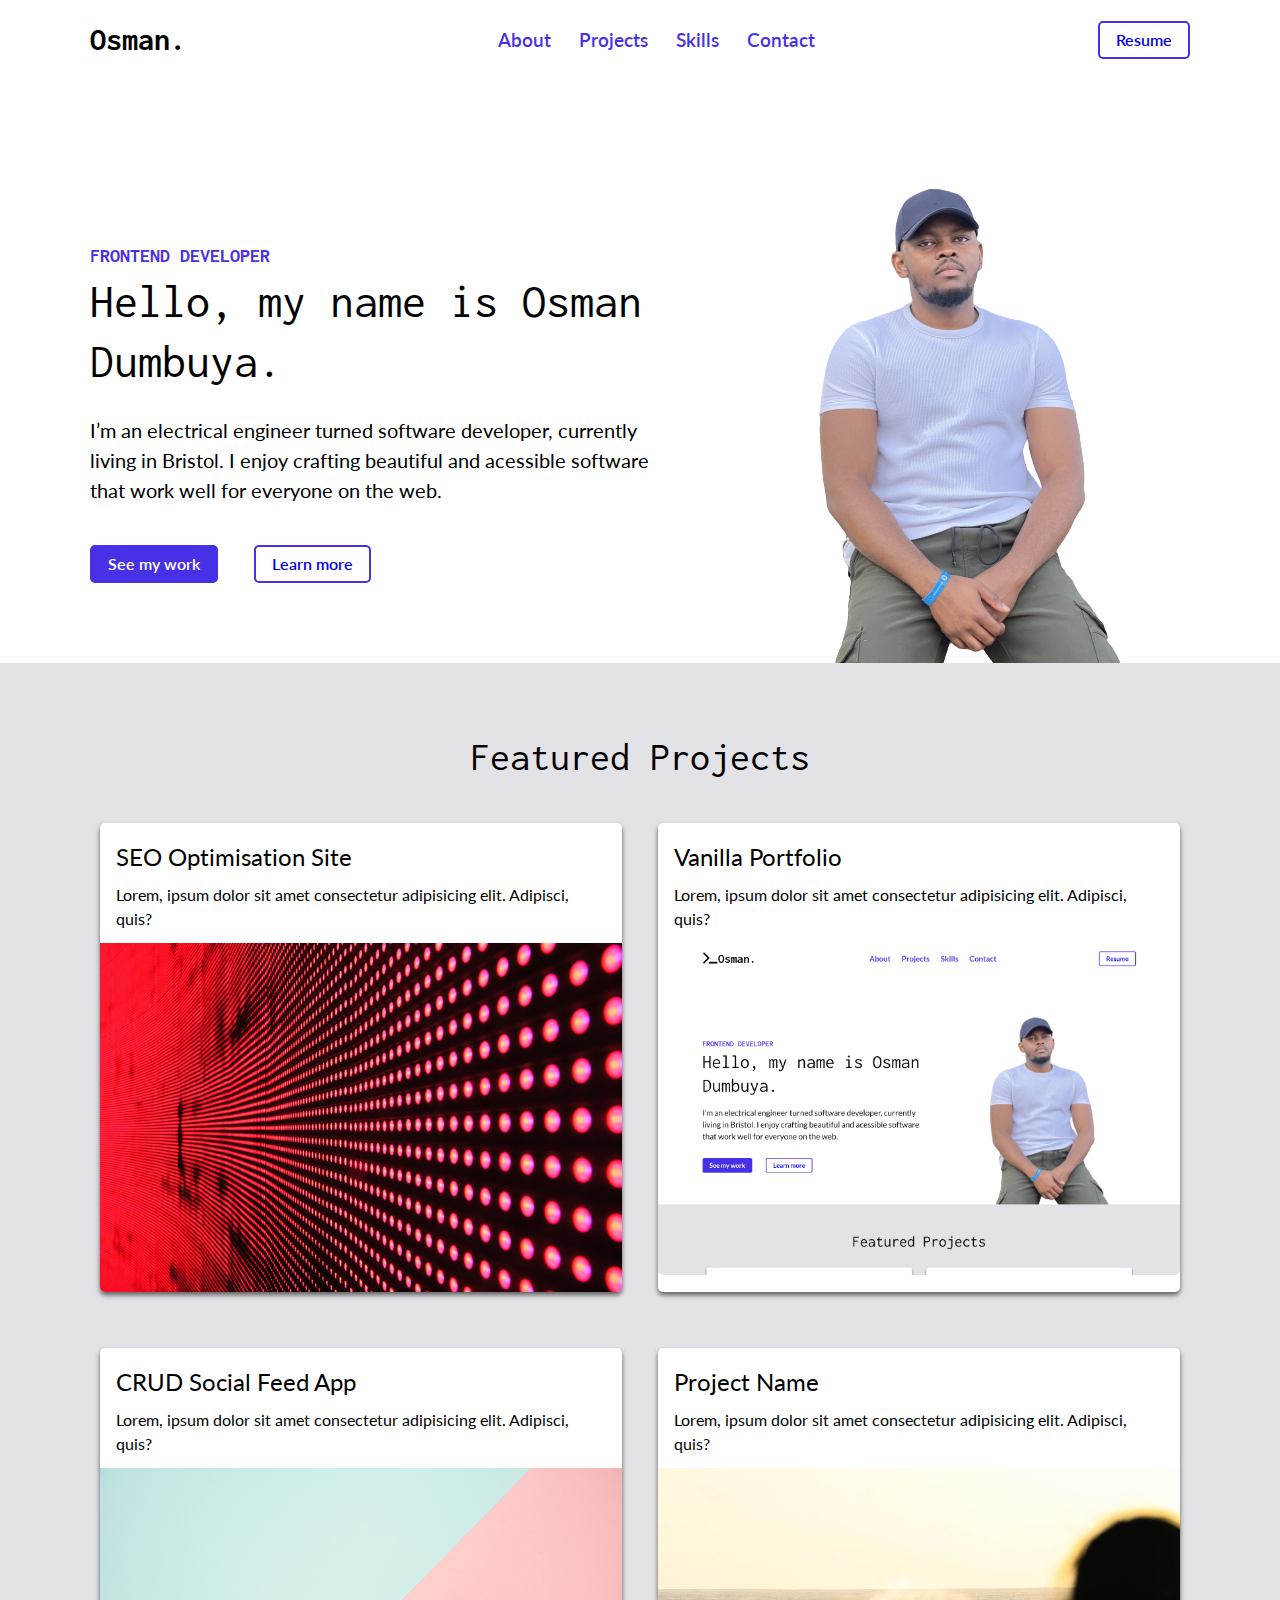
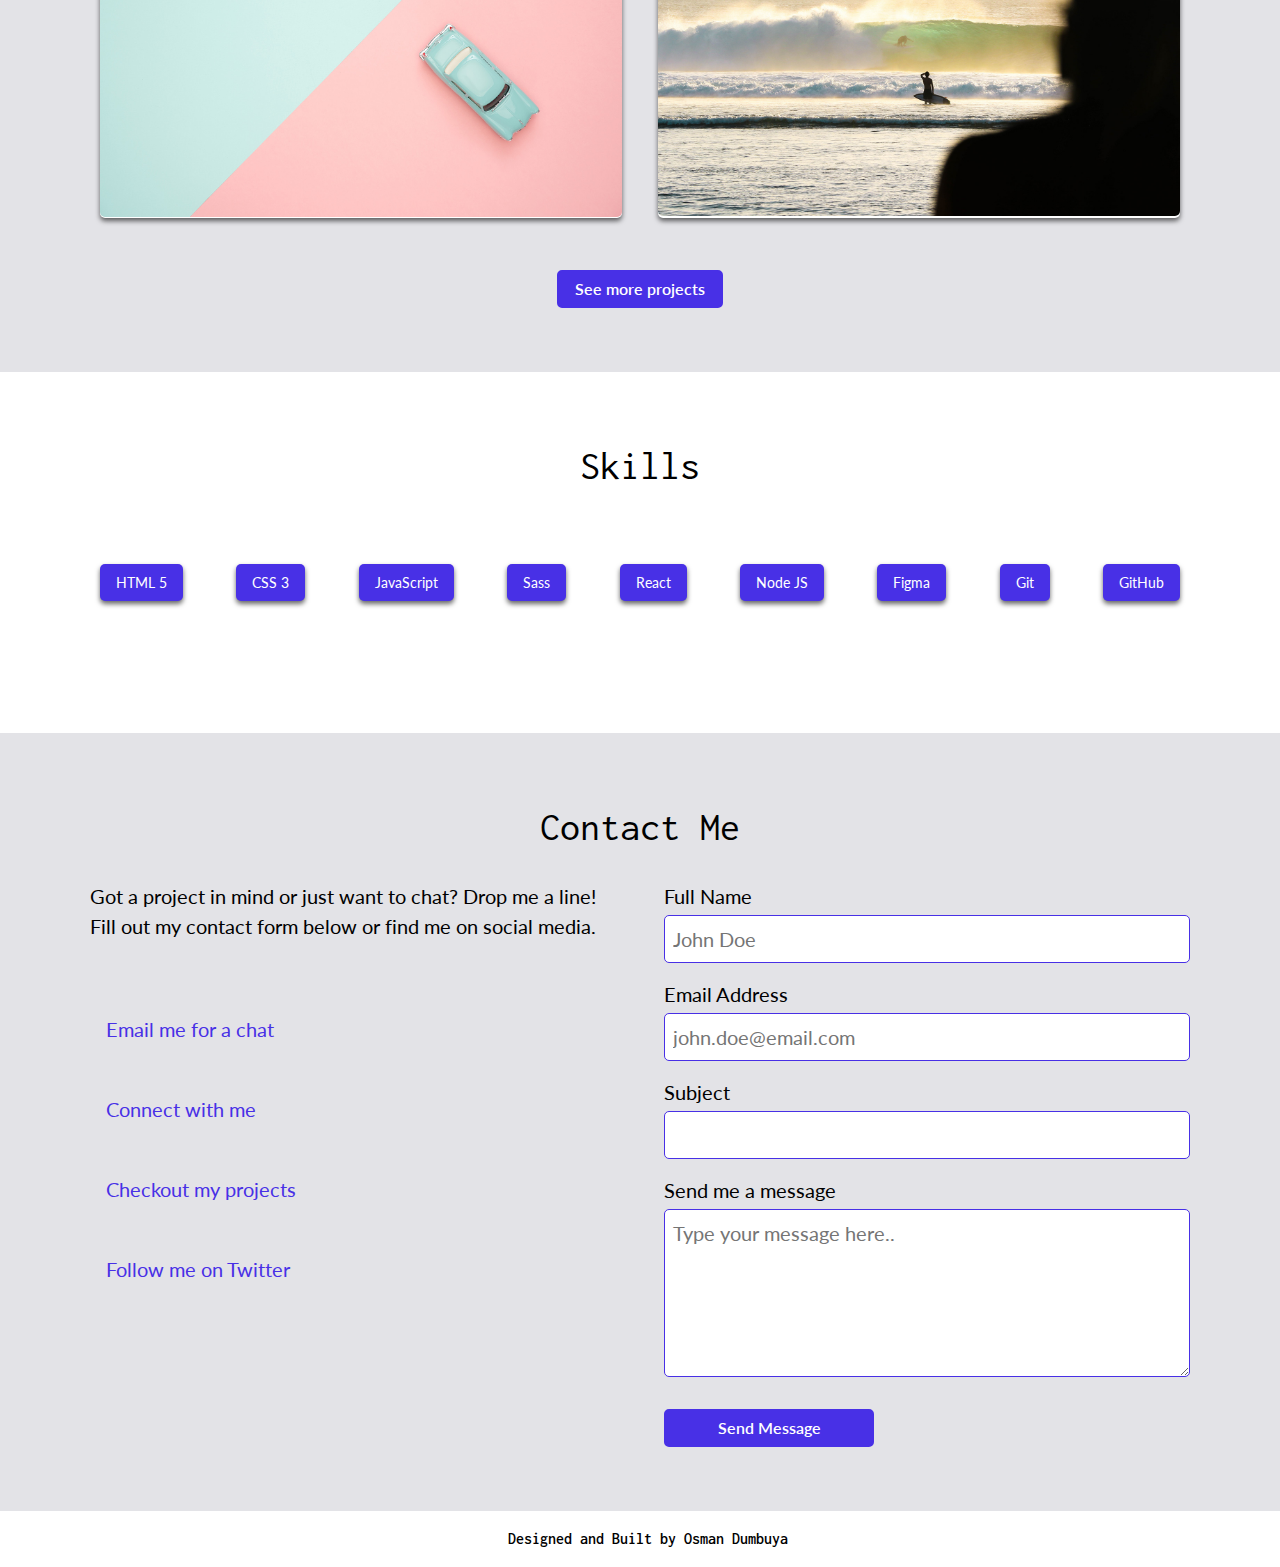
<file: index.html>
<!DOCTYPE html>
<html lang="en">
  <head>
    <meta charset="UTF-8" />
    <meta http-equiv="X-UA-Compatible" content="IE=edge" />
    <meta name="viewport" content="width=device-width, initial-scale=1.0" />
    <link rel="stylesheet" href="./assets/css/reset.css" />
    <link rel="stylesheet" href="./assets/css/style.css" />
    <!-- Font Awesome CDN for icons -->
    <link
      rel="stylesheet"
      href="https://cdnjs.cloudflare.com/ajax/libs/font-awesome/6.2.1/css/all.min.css"
      integrity="sha512-MV7K8+y+gLIBoVD59lQIYicR65iaqukzvf/nwasF0nqhPay5w/9lJmVM2hMDcnK1OnMGCdVK+iQrJ7lzPJQd1w=="
      crossorigin="anonymous"
      referrerpolicy="no-referrer"
    />
    <title>Osman Dumbuya</title>
  </head>
  <body>
    <!-- main logo / nav -->
    <header>
      <div class="container">
        <p class="logo">
          <i class="fa-solid fa-terminal" alt="Terminal icon"></i>Osman.
        </p>
        <nav class="navbar">
          <ul class="nav-items">
            <li><a href="#about">About</a></li>
            <li><a href="#projects">Projects</a></li>
            <li><a href="#skills">Skills</a></li>
            <li><a href="#contact">Contact</a></li>
          </ul>
        </nav>
        <a class="resume btn secondary-btn" href="#">Resume</a>
      </div>
    </header>

    <main>
      <!-- hero banner -->
      <section id="about" class="hero-banner">
        <div class="container">
          <div class="about-me">
            <p class="role">FRONTEND DEVELOPER</p>
            <h1>Hello, my name is Osman <span>Dumbuya</span>.</h1>
            <p class="description">
              I’m an electrical engineer turned software developer, currently
              living in Bristol. I enjoy crafting beautiful and acessible
              software that work well for everyone on the web.
            </p>
            <div class="cta-btns">
              <a class="my-work btn primary-btn" href="#projects"
                >See my work</a
              >
              <a class="learn-more btn secondary-btn" href="#">Learn more</a>
            </div>
          </div>
          <img
            src="./images/osman-cropped-no-bg.png"
            alt="An image of the author."
          />
        </div>
      </section>

      <!-- Projects -->
      <section class="project-section" id="projects">
        <h2>Featured Projects</h2>
        <div class="container">
          <div class="project-cards">
            <div class="card">
              <div class="project-info">
                <h3>SEO Optimisation Site</h3>
                <p>
                  Lorem, ipsum dolor sit amet consectetur adipisicing elit.
                  Adipisci, quis?
                </p>
              </div>
              <a
                href="https://osmantolo.github.io/seo-optimization/"
                target="_blank"
                ><img
                  src="./images/02-portfolio-1.jpg"
                  alt="Placeholder image for the SEO website"
              /></a>
            </div>

            <div class="card">
              <div class="project-info">
                <h3>Vanilla Portfolio</h3>
                <p>
                  Lorem, ipsum dolor sit amet consectetur adipisicing elit.
                  Adipisci, quis?
                </p>
              </div>
              <a
                href="https://osmantolo.github.io/OsmanPortfolio/"
                target="_blank"
                ><img
                  src="./images/portfolio-project.png"
                  alt="Screenshot of the portfolio website"
              /></a>
            </div>

            <div class="card">
              <div class="project-info">
                <h3>CRUD Social Feed App</h3>
                <p>
                  Lorem, ipsum dolor sit amet consectetur adipisicing elit.
                  Adipisci, quis?
                </p>
              </div>
              <a
                href="https://osmantolo.github.io/CRUD-social-feed-app/"
                target="_blank"
                ><img
                  src="./images/02-portfolio-3.jpg"
                  alt="Placeholder image of the CRUD app project site"
              /></a>
            </div>

            <div class="card">
              <div class="project-info">
                <h3>Project Name</h3>
                <p>
                  Lorem, ipsum dolor sit amet consectetur adipisicing elit.
                  Adipisci, quis?
                </p>
              </div>
              <a
                href="https://osmantolo.github.io/seo-optimization/"
                target="_blank"
                ><img
                  src="./images/02-portfolio-4.jpg"
                  alt="Placeholder image of a placeholder project"
              /></a>
            </div>
          </div>
        </div>
        <a
          class="see-more btn primary-btn"
          href="https://github.com/OsmanTolo?tab=repositories"
          target="_blank"
          >See more projects</a
        >
      </section>

      <!-- Skills -->
      <section class="skills-section" id="skills">
        <div class="container">
          <h2>Skills</h2>
          <div class="skills-icons">
            <div class="skill-icon card">
              <i class="fa-brands fa-html5" alt="HTML 5 Icon"></i>
              <p>HTML 5</p>
            </div>
            <div class="skill-icon card">
              <i class="fa-brands fa-css3-alt" alt="CSS3 Icon"></i>
              <p>CSS 3</p>
            </div>
            <div class="skill-icon card">
              <i class="fa-brands fa-square-js" alt="JavaScript Icon"></i>
              <p>JavaScript</p>
            </div>
            <div class="skill-icon card">
              <i class="fa-brands fa-sass" alt="Sass Icon"></i>
              <p>Sass</p>
            </div>
            <div class="skill-icon card">
              <i class="fa-brands fa-react" alt="React Icon"></i>
              <p>React</p>
            </div>
            <div class="skill-icon card">
              <i class="fa-brands fa-node" alt="NodeJS Icon"></i>
              <p>Node JS</p>
            </div>
            <div class="skill-icon card">
              <i class="fa-brands fa-figma" alt="Figma Icon"></i>
              <p>Figma</p>
            </div>
            <div class="skill-icon card">
              <i class="fa-brands fa-git-alt" alt="Git Icon"></i>
              <p>Git</p>
            </div>
            <div class="skill-icon card">
              <i class="fa-brands fa-github" alt="GitHub Icon"></i>
              <p>GitHub</p>
            </div>
          </div>
        </div>
      </section>

      <!-- contact -->
      <section class="contact-section" id="contact">
        <h2>Contact Me</h2>
        <div class="container contact">
          <div class="socials">
            <p>
              Got a project in mind or just want to chat? Drop me a line! Fill
              out my contact form below or find me on social media.
            </p>
            <a href="mailto:dumbuyaosman@icloud.com" target="_blank">
              <i class="fa-solid fa-envelope" alt="Email envelope icon"></i
              ><span>Email me for a chat</span>
            </a>
            <a
              href="https://www.linkedin.com/in/osman-dumbuya-148581108/"
              target="_blank"
              ><i class="fa-brands fa-linkedin" alt="LinkedIn icon"></i>
              <span>Connect with me</span></a
            >
            <a href="https://github.com/OsmanTolo" target="_blank"
              ><i class="fa-brands fa-github" alt="GitHUB icon"></i
              ><span>Checkout my projects</span>
            </a>
            <a href="https://twitter.com/OsmanTolo_" target="_blank"
              ><i class="fa-brands fa-twitter" alt="Twitter icon"></i
              ><span>Follow me on Twitter</span></a
            >
          </div>
          <form action="">
            <label for="full-name">Full Name</label>
            <input
              type="text"
              name="full-name"
              id="full-name"
              placeholder="John Doe"
            />
            <label for="email">Email Address</label>
            <input
              type="email"
              name="email"
              id="email"
              placeholder="john.doe@email.com"
            />
            <label for="subject">Subject </label>
            <input type="text" name="subject" id="subject" />
            <label for="message">Send me a message</label>
            <textarea
              name="message"
              id="message"
              cols="30"
              rows="5"
              placeholder="Type your message here.."
            ></textarea>
            <button type="submit" class="btn primary-btn">Send Message</button>
          </form>
        </div>
      </section>

      <footer>
        <div class="container">
          <p>
            <i class="fa-solid fa-terminal" alt="Terminal icon"></i>Designed and
            Built by Osman Dumbuya
          </p>
        </div>
      </footer>
    </main>
  </body>
</html>
</file>
<file: assets/css/style.css>
/* Google Font Import */
@import url("https://fonts.googleapis.com/css2?family=Inconsolata:wght@400;500;700&family=Lato:wght@400;700&display=swap");

/* CSS variables to avoid DRY */
:root {
  --light-clr: #fff;
  --grey-clr: #d4d4d4;
  --light-grey-clr: #e3e3e7;
  --dark-clr: #000026;
  --accent-clr: #4830e6;

  --greyscale-dark-clr: #4c4c65;
  --greyscale-light-clr: #e2e3e7;

  --header-font-family: "Inconsolata", monospace;
  --para-font-family: "Lato", sans-serif;
}

/* Utility classes for common elements */
body {
  font-family: var(--para-font-family);
  font-size: 16px;
  line-height: 1.5;
  background: var(--light-clr);
  min-height: 100vh;
  text-rendering: optimizeSpeed;
}

.container {
  max-width: 1100px;
  margin: 0 auto;
}

.btn {
  padding: 5px 1rem;
  text-align: center;
  text-decoration: none;
  display: inline-block;
  font-size: 1rem;
  font-weight: 600;
  border-radius: 5px;
}

.primary-btn {
  background: var(--accent-clr);
  border: 2px solid var(--accent-clr);
  color: var(--light-clr);
}

.primary-btn:hover {
  background: var(--light-clr);
  color: var(--accent-clr);
}

.secondary-btn {
  border: 2px solid var(--accent-clr);
}

.secondary-btn:hover {
  background: var(--accent-clr);
  color: var(--light-clr);
}

.card {
  background: var(--light-clr);
  border-radius: 5px;
  margin: 20px 10px;
  box-shadow: 0 3px 5px rgba(0, 0, 0, 0.6);
  padding-top: 1rem;
  transition: 0.3s;
}

/* Header styling - naviagation var */
header .container {
  height: 80px;
  display: flex;
  justify-content: space-between;
  align-items: center;
}

header .logo {
  font-size: 2rem;
  font-weight: bold;
  font-family: var(--header-font-family);
}

.navbar .nav-items {
  display: flex;
  justify-content: space-between;
  align-items: center;
  color: var(--accent-clr);
  height: 100%;
}

.navbar a {
  color: var(--accent-clr);
  text-decoration: none;
  font-size: 1.2rem;
  font-weight: 600;
}

/* Hover effect for nav links */
.navbar a:hover {
  color: var(--dark-clr);
  text-decoration: underline;
}

.navbar ul li {
  margin-left: 1.75rem;
  text-decoration: none;
  list-style: none;
}

/* Hero section  */
.hero-banner .container {
  display: flex;
  align-items: center;
  justify-content: space-between;
  gap: 2rem;
  margin-top: 5rem;
}

.hero-banner h1 {
  font-size: 3rem;
  font-family: var(--header-font-family);
  line-height: 1.25;
}

.hero-banner .description {
  margin-top: 1.5rem;
  font-size: 1.25rem;
}

.hero-banner .role {
  font-weight: bold;
  font-size: 1.25rem;
  font-family: "Inconsolata", monospace;
  color: var(--accent-clr);
}

.hero-banner .cta-btns {
  margin-top: 2.5rem;
}

.hero-banner .cta-btns .my-work {
  margin-right: 2rem;
}

/* Project section */
.project-section,
.skills-section,
.contact-section {
  padding: 4rem 0;
}

.project-section {
  background: var(--light-grey-clr);
  display: flex;
  flex-direction: column;
  justify-content: center;
  align-items: center;
}

.project-section .project-cards {
  display: grid;
  grid-template-columns: repeat(auto-fill, minmax(500px, 1fr));
  grid-template-rows: repeat(2, 1fr);
  gap: 1rem;
}

/* Scale transform hover effect on project cards*/
.project-cards .card:hover {
  transform: scale(1.05);
  transition: 0.5s;
  background: var(--accent-clr);
  color: var(--light-clr);
}

/* Set border radius on images to match card */
.project-section img {
  border-bottom-left-radius: 5px;
  border-bottom-right-radius: 5px;
  margin-top: 0.75rem;
}

.project-section h2,
.skills-section h2,
.contact-section h2 {
  font-size: 2.5rem;
  font-family: var(--header-font-family);
  margin-bottom: 1rem;
  text-align: center;
}

.project-section .card .project-info {
  padding: 0 1rem;
}

.project-section .card .project-info h3 {
  font-size: 1.5rem;
  margin-bottom: 0.5rem;
}

.project-section a {
  margin-top: 2rem;
}

/* Skills section */
.skills-section {
  background: var(--light-clr);
}

.skills-section .skills-icons {
  font-size: 4rem;
  margin-top: 3rem;
  margin-bottom: 3rem;
  display: flex;
  justify-content: space-between;
}

.skills-section .card {
  display: flex;
  flex-direction: column;
  justify-content: center;
  align-items: center;
  padding: 0.5rem 1rem;
  background: var(--accent-clr);
  color: var(--light-clr);
}

.skills-section .card p {
  font-size: 14px;
}

.contact-section {
  background: var(--light-grey-clr);
  font-size: 1.25rem;
}

/* Contact section utlising 2 column grid */
.contact {
  display: grid;
  grid-template-columns: repeat(2, 1fr);
  gap: 3rem;
  margin-top: 1.5rem;
}

.contact .socials {
  display: flex;
  flex-direction: column;
  justify-content: flex-start;
  gap: 2rem;
}

.contact .socials p {
  margin-bottom: 1.75rem;
}

.contact .socials a {
  text-decoration: none;
}

.contact .socials i {
  margin-right: 1rem;
  color: var(--greyscale-dark-clr);
  font-size: 2rem;
}

.contact .socials span {
  font-size: 1.25rem;
  color: var(--accent-clr);
}

.contact label,
.contact input,
.contact textarea,
.contact button {
  display: block;
}

.contact input,
.contact textarea {
  min-width: 100%;
  margin-bottom: 1rem;
  border-radius: 5px;
  border: 1px solid var(--accent-clr);
  padding: 0.5rem;
}

.contact label {
  margin-bottom: 0.25rem;
}

.contact button {
  margin-top: 2rem;
  cursor: pointer;
  min-width: 40%;
}

/* Footer */
footer .container {
  font-family: var(--header-font-family);
  padding: 1rem 0;
  font-size: 1rem;
  font-weight: 600;
  text-align: center;
}

footer .container i {
  margin-right: 1rem;
}

/* Media query for tablet device - responsive */
@media only screen and (min-width: 728px) and (max-width: 1024px) {
  .container {
    max-width: 700px;
    margin: 0 auto;
  }

  header .logo {
    font-size: 1.75rem;
  }

  .navbar a {
    font-size: 1rem;
    font-weight: 600;
  }

  header .btn {
    display: none;
  }

  .hero-banner .container {
    gap: 1rem;
    margin-top: 2rem;
  }

  .hero-banner h1 {
    font-size: 2rem;
    line-height: 1.25;
  }

  .hero-banner .role {
    font-size: 1rem;
  }

  .hero-banner .description {
    margin-top: 1.5rem;
    font-size: 1rem;
  }

  .hero-banner .cta-btns {
    margin-bottom: 1.25rem;
  }

  .hero-banner img {
    min-width: 40%;
  }

  .project-section,
  .skills-section,
  .contact-section {
    padding: 3rem 0;
  }

  .project-section .project-cards {
    display: grid;
    grid-template-columns: repeat(auto-fill, minmax(300px, 1fr));
    gap: 0.75rem;
  }

  .project-section h2,
  .skills-section h2,
  .contact-section h2 {
    font-size: 2rem;
    margin-bottom: 0.5rem;
  }

  .project-section .card .project-info {
    padding: 0 1rem;
  }

  .project-section .card .project-info h3 {
    font-size: 1.25rem;
  }

  .project-section a {
    margin-top: 1rem;
  }

  .skills-section .skills-icons {
    font-size: 2rem;
    margin-top: 3rem;
    margin-bottom: 3rem;
    display: grid;
    grid-template-columns: repeat(3, 1fr);
    padding: 0 5rem;
    column-gap: 5rem;
    row-gap: 1rem;
  }

  .skills-section .card p {
    margin-top: 0.5rem;
    font-size: 14px;
  }

  .contact-section {
    font-size: 1rem;
  }

  .contact {
    gap: 2rem;
    margin-top: 1rem;
  }

  .contact .socials {
    gap: 0.75rem;
  }

  .contact .socials p {
    margin-bottom: 1.5rem;
  }

  .contact .socials i {
    font-size: 1.25rem;
  }

  .contact .socials span {
    font-size: 1rem;
  }

  .contact input,
  .contact textarea {
    margin-bottom: 0.5rem;
    padding: 0.25rem;
  }
}

/* Media query for mobile device - responsive */
@media only screen and (min-width: 368px) and (max-width: 727px) {
  .container {
    max-width: 368px;
    margin: 0 auto;
    padding: 0 1rem;
  }

  header .container {
    height: 100px;
    display: flex;
    flex-direction: column;
    justify-content: space-between;
    align-items: center;
    padding: 1rem 0;
  }

  header .logo {
    font-size: 1.25rem;
  }

  header .btn {
    display: none;
  }

  .navbar a {
    font-size: 1rem;
    font-weight: 600;
  }

  .hero-banner .container {
    display: flex;
    flex-direction: column;
    align-items: center;
    justify-content: center;
    gap: 1rem;
    margin-top: 1.25rem;
  }

  .hero-banner h1 {
    font-size: 1.75rem;
    line-height: 1.15;
  }

  .hero-banner .role {
    font-size: 0.95rem;
  }

  .hero-banner .description {
    margin-top: 1rem;
    font-size: 1rem;
  }

  .hero-banner .cta-btns {
    margin: 1.25rem 0;
  }

  .btn {
    padding: 3px 1rem;
    font-size: 14px;
  }

  .cta-btns {
    display: flex;
    justify-content: center;
  }

  .project-section,
  .skills-section,
  .contact-section {
    padding: 2rem 0;
  }

  .project-section h2,
  .skills-section h2,
  .contact-section h2 {
    font-size: 1.5rem;
    margin-bottom: 0.25rem;
  }

  .project-section .project-cards {
    display: grid;
    grid-template-columns: repeat(auto-fill, minmax(200px, 1fr));
    gap: 0.5rem;
  }

  .skills-section .skills-icons {
    font-size: 2rem;
    margin-top: 1rem;
    margin-bottom: 1.5rem;
    display: grid;
    grid-template-columns: repeat(2, 1fr);
    column-gap: 3rem;
    row-gap: 0.5rem;
  }
  .skill-icon:last-child {
    display: none;
  }

  .contact-section,
  .contact .socials span {
    font-size: 1rem;
  }

  .contact {
    display: grid;
    grid-template-columns: 1fr;
    gap: 2rem;
    margin-top: 1rem;
  }

  .contact .socials {
    display: flex;
    flex-direction: column;
    justify-content: flex-start;
    gap: 0.75rem;
  }

  .contact .socials p {
    margin-bottom: 1rem;
  }

  .contact .socials i {
    font-size: 1.2rem;
  }

  .contact input,
  .contact textarea {
    margin-bottom: 0.5rem;
    padding: 0.25rem;
  }
}
</file>
